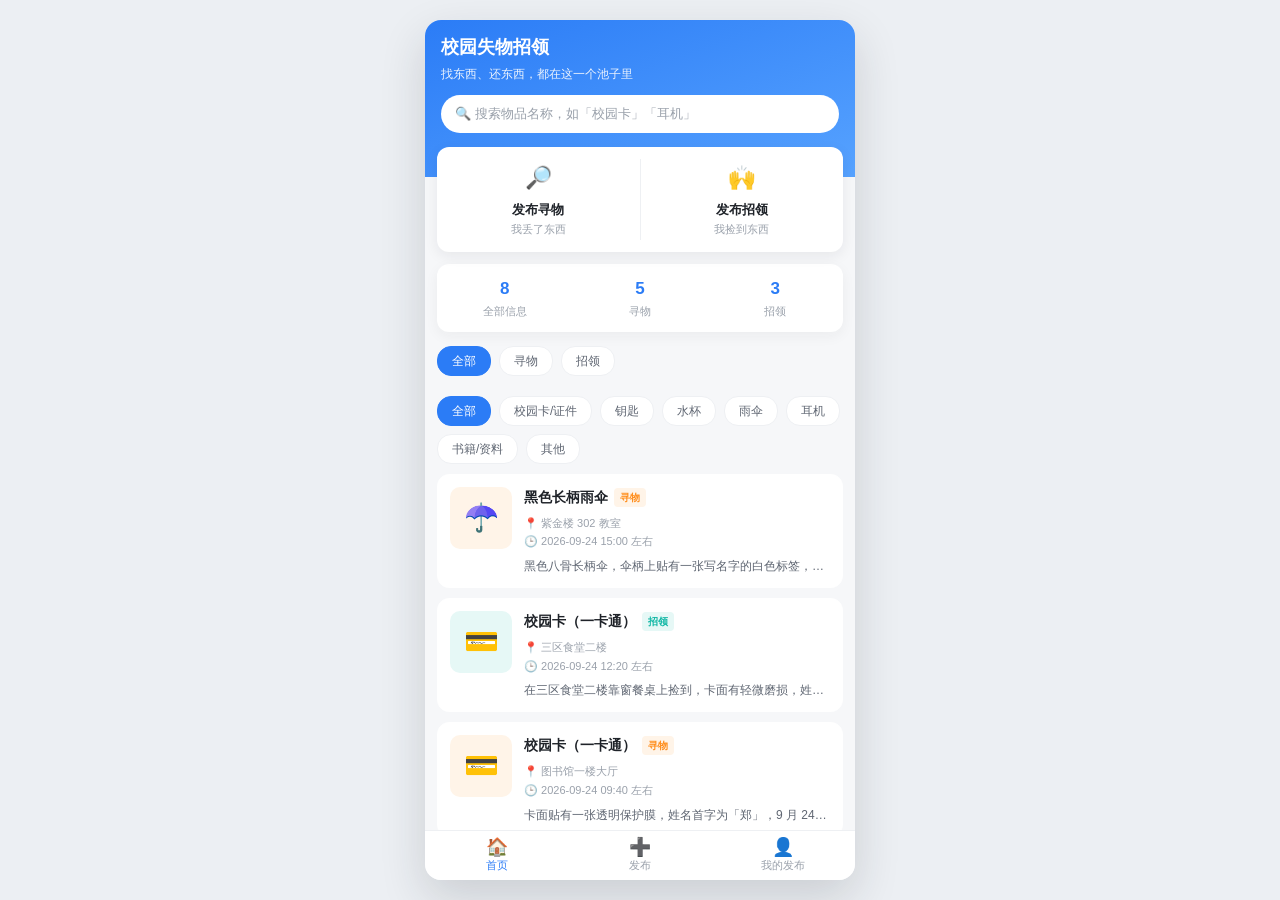
<file: index.html>
<!DOCTYPE html>
<html lang="zh-CN">
<head>
<meta charset="UTF-8">
<meta name="viewport" content="width=device-width, initial-scale=1.0, viewport-fit=cover">
<title>校园失物招领</title>
<link rel="stylesheet" href="css/style.css">
</head>
<body>

<div class="app">

  <main class="page" id="page"></main>

  <nav class="tabbar" id="tabbar">
    <button class="tab" data-action="tab" data-route="home"><span class="ico">🏠</span>首页</button>
    <button class="tab" data-action="tab" data-route="publish"><span class="ico">➕</span>发布</button>
    <button class="tab" data-action="tab" data-route="mine"><span class="ico">👤</span>我的发布</button>
  </nav>

  <div class="toast" id="toast"></div>

</div>

<!-- 核心逻辑模块（纯逻辑，可被单元测试覆盖） -->
<script src="js/utils.js"></script>
<script src="js/seed.js"></script>
<script src="js/validate.js"></script>
<script src="js/search.js"></script>
<script src="js/store.js"></script>
<!-- 界面与交互 -->
<script src="js/ui.js"></script>

</body>
</html>
</file>
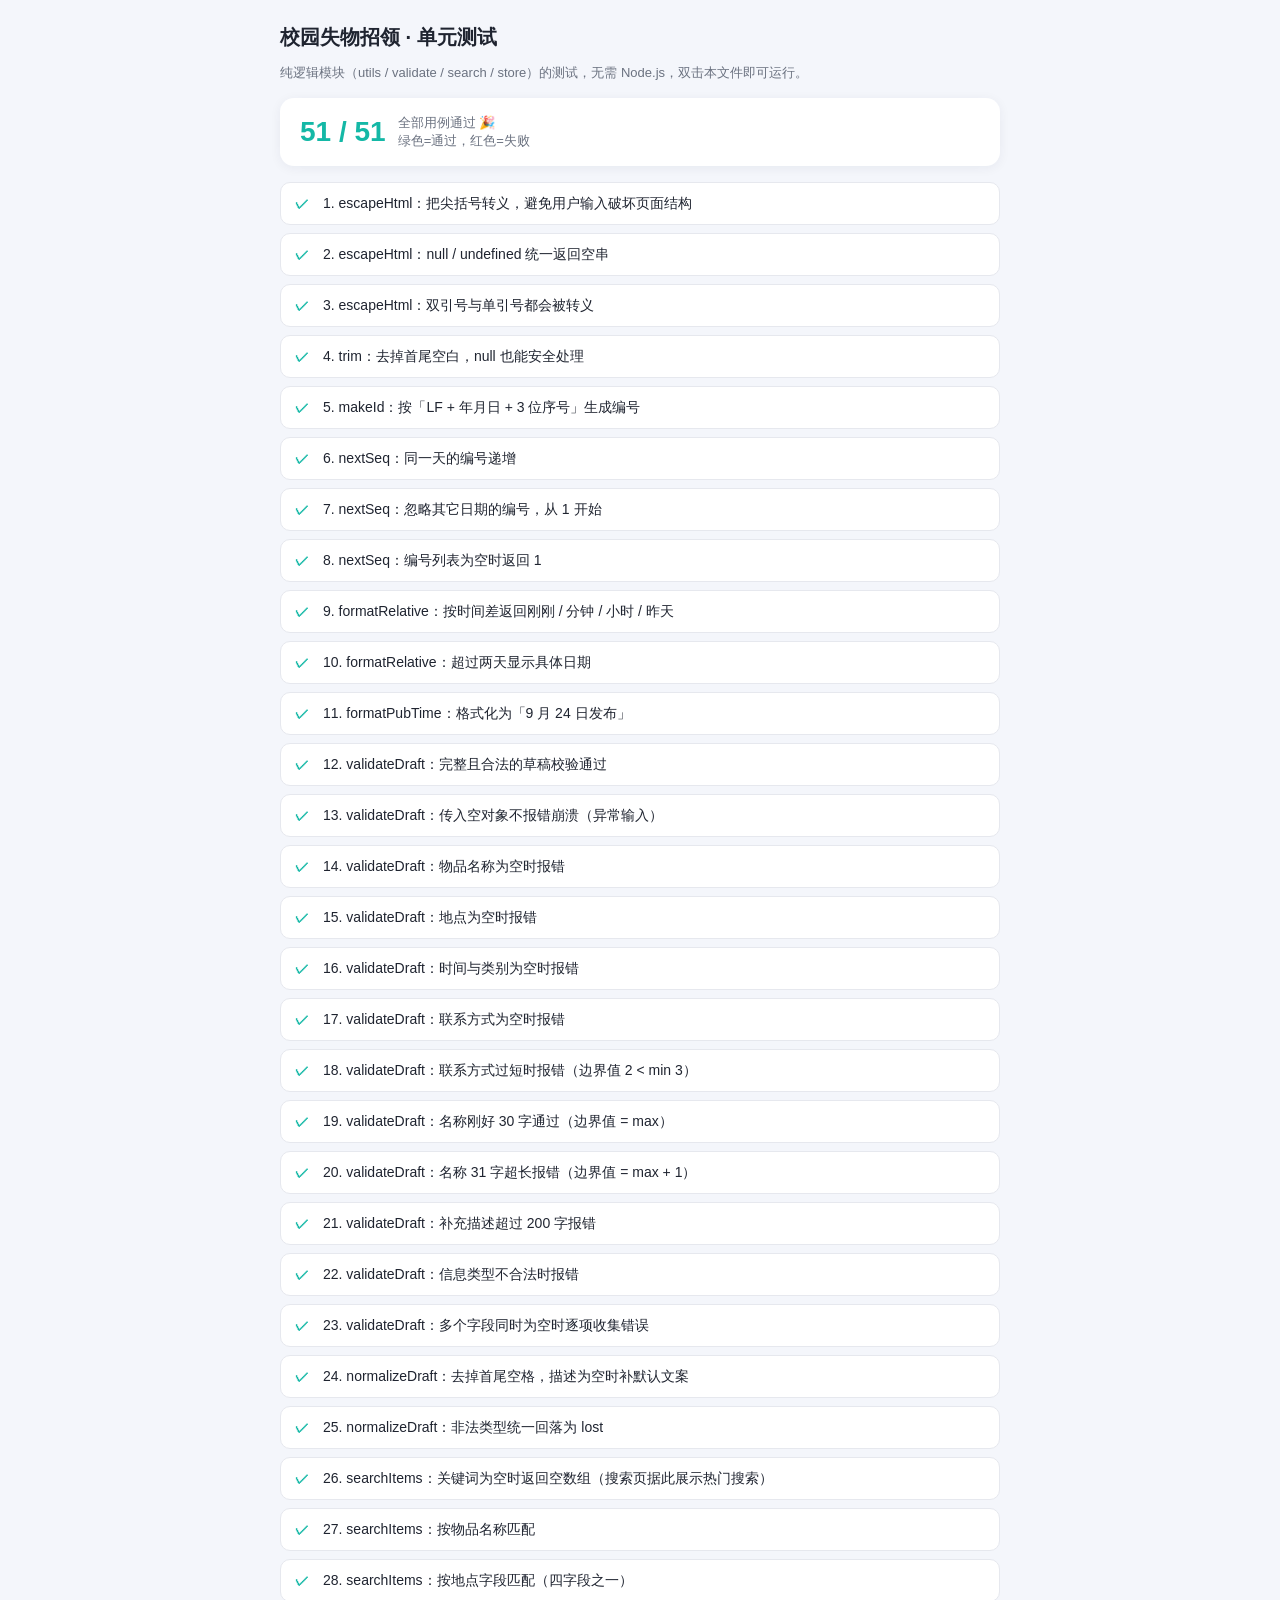
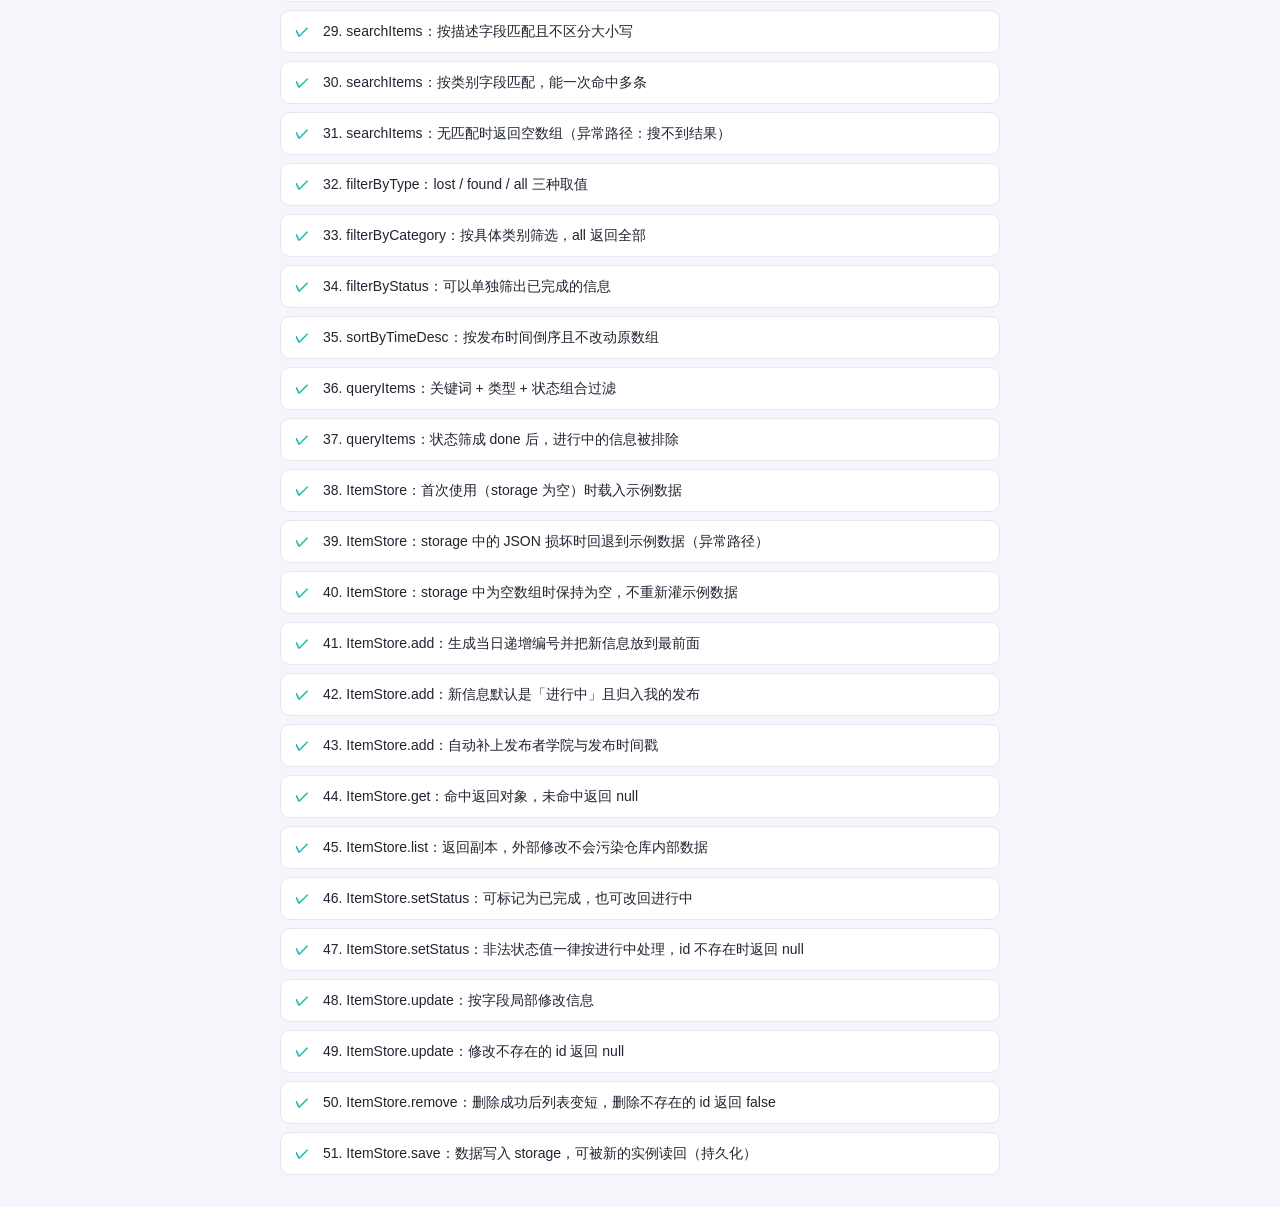
<file: tests/test.html>
<!DOCTYPE html>
<html lang="zh-CN">
<head>
<meta charset="UTF-8">
<meta name="viewport" content="width=device-width, initial-scale=1.0">
<title>校园失物招领 · 单元测试</title>
<style>
  :root { --pass: #14b8a6; --fail: #ef4444; --line: #e6e8ee; --text: #1f2430; }
  * { box-sizing: border-box; }
  body {
    margin: 0; padding: 24px; background: #f4f6fb; color: var(--text);
    font-family: -apple-system, "PingFang SC", "Microsoft YaHei", sans-serif;
  }
  .wrap { max-width: 720px; margin: 0 auto; }
  h1 { font-size: 20px; margin: 0 0 4px; }
  .sub { color: #6b7280; font-size: 13px; margin-bottom: 16px; }
  .summary {
    display: flex; gap: 12px; align-items: center; padding: 16px 20px;
    border-radius: 14px; background: #fff; box-shadow: 0 2px 12px rgba(20,30,60,.06);
    margin-bottom: 16px;
  }
  .summary .big { font-size: 28px; font-weight: 700; }
  .summary.ok .big { color: var(--pass); }
  .summary.bad .big { color: var(--fail); }
  .summary .muted { color: #6b7280; font-size: 13px; }
  ol { list-style: none; margin: 0; padding: 0; }
  li {
    display: flex; gap: 10px; padding: 10px 14px; background: #fff;
    border: 1px solid var(--line); border-radius: 10px; margin-bottom: 8px;
    font-size: 14px; line-height: 1.5;
  }
  li .mark { flex: 0 0 18px; font-weight: 700; }
  li.pass .mark { color: var(--pass); }
  li.fail { border-color: #fbcaca; background: #fff7f7; }
  li.fail .mark { color: var(--fail); }
  li .msg { color: var(--fail); font-size: 12px; margin-top: 4px; }
  .group-title { font-size: 13px; color: #6b7280; margin: 18px 0 8px; }
</style>
</head>
<body>
<div class="wrap">
  <h1>校园失物招领 · 单元测试</h1>
  <p class="sub">
    纯逻辑模块（utils / validate / search / store）的测试，无需 Node.js，双击本文件即可运行。
  </p>
  <div id="summary" class="summary"><div class="big">…</div><div class="muted">正在执行用例</div></div>
  <ol id="list"></ol>
</div>

<!-- 被测代码：顺序即依赖顺序 -->
<script src="../js/utils.js"></script>
<script src="../js/seed.js"></script>
<script src="../js/validate.js"></script>
<script src="../js/search.js"></script>
<script src="../js/store.js"></script>

<!-- 极简测试框架 + 用例 -->
<script src="harness.js"></script>
<script src="utils.test.js"></script>
<script src="validate.test.js"></script>
<script src="search.test.js"></script>
<script src="store.test.js"></script>

<!-- 执行并渲染结果 -->
<script>
(function () {
  'use strict';
  var result = window.LF.runTests('校园失物招领 · 单元测试');

  var summary = document.getElementById('summary');
  summary.className = 'summary ' + (result.fail === 0 ? 'ok' : 'bad');
  summary.innerHTML =
    '<div class="big">' + result.pass + ' / ' + result.total + '</div>' +
    '<div class="muted">' +
      (result.fail === 0 ? '全部用例通过 🎉' : '有 ' + result.fail + ' 个用例失败') +
      '<br>绿色=通过，红色=失败</div>';

  var list = document.getElementById('list');
  result.details.forEach(function (item) {
    var li = document.createElement('li');
    li.className = item.ok ? 'pass' : 'fail';
    li.innerHTML =
      '<span class="mark">' + (item.ok ? '✓' : '✗') + '</span>' +
      '<span>' + item.index + '. ' + item.name +
      (item.ok ? '' : '<div class="msg">' + item.message + '</div>') +
      '</span>';
    list.appendChild(li);
  });

  document.title = (result.fail === 0 ? '✓ ' : '✗ ') + '校园失物招领 · 单元测试';
})();
</script>
</body>
</html>
</file>
<file: css/style.css>
/* ===== 设计变量 ===== */
:root {
  --primary: #2b7cf6;
  --primary-light: #eaf2ff;
  --lost: #ff8f1f;
  --lost-light: #fff4e8;
  --found: #14b8a6;
  --found-light: #e6f8f6;
  --danger: #f5222d;
  --text: #1f2329;
  --text-2: #5f6672;
  --text-3: #9aa1ab;
  --line: #eef0f3;
  --bg: #f6f7f9;
  --radius: 12px;
  --app-width: 430px;
}

/* ===== 基础重置 ===== */
* { box-sizing: border-box; -webkit-tap-highlight-color: transparent; }

html, body { height: 100%; }

body {
  margin: 0;
  background: #eceff3;
  color: var(--text);
  font-family: "PingFang SC", "Microsoft YaHei", "Helvetica Neue", Arial, sans-serif;
  font-size: 14px;
  line-height: 1.5;
}

button { font-family: inherit; }

/* ===== 应用容器：移动端铺满，桌面端居中竖排 ===== */
.app {
  position: relative;
  max-width: var(--app-width);
  min-height: 100%;
  margin: 0 auto;
  background: var(--bg);
  display: flex;
  flex-direction: column;
}

@media (min-width: 480px) {
  body { padding: 20px 0; }
  .app {
    min-height: auto;
    height: calc(100vh - 40px);
    border-radius: 16px;
    overflow: hidden;
    box-shadow: 0 18px 46px rgba(31, 35, 41, .16);
  }
}

/* ===== 内容区（可滚动） ===== */
.page {
  flex: 1 1 auto;
  overflow-y: auto;
  -webkit-overflow-scrolling: touch;
}

.page::-webkit-scrollbar { width: 0; }

/* ===== 子页面顶部导航 ===== */
.navbar {
  position: sticky;
  top: 0;
  z-index: 5;
  flex: 0 0 auto;
  display: flex;
  align-items: center;
  height: 46px;
  padding: 0 12px;
  background: #fff;
  border-bottom: 1px solid var(--line);
}

.navbar .back {
  width: 32px;
  height: 32px;
  border: none;
  background: none;
  font-size: 20px;
  line-height: 1;
  color: var(--text);
  cursor: pointer;
  border-radius: 50%;
}

.navbar .back:hover { background: var(--bg); }

.navbar .title {
  flex: 1;
  text-align: center;
  font-size: 15px;
  font-weight: 600;
}

.navbar .placeholder { width: 32px; }

/* ===== 底部标签栏 ===== */
.tabbar {
  flex: 0 0 auto;
  display: flex;
  border-top: 1px solid var(--line);
  background: #fff;
}

.tabbar.hide { display: none; }

.tab {
  flex: 1;
  display: flex;
  flex-direction: column;
  align-items: center;
  justify-content: center;
  gap: 2px;
  padding: 7px 0;
  font-size: 11px;
  color: var(--text-3);
  background: none;
  border: none;
  cursor: pointer;
}

.tab .ico { font-size: 18px; line-height: 1; }

.tab.on { color: var(--primary); }

/* ===== 轻提示 ===== */
.toast {
  position: absolute;
  left: 50%;
  top: 50%;
  transform: translate(-50%, -50%) scale(.94);
  z-index: 50;
  max-width: 250px;
  padding: 10px 18px;
  border-radius: 8px;
  background: rgba(31, 35, 41, .86);
  color: #fff;
  font-size: 13px;
  text-align: center;
  opacity: 0;
  pointer-events: none;
  transition: .18s;
}

.toast.on { opacity: 1; transform: translate(-50%, -50%) scale(1); }

/* ===== 空状态 ===== */
.empty {
  text-align: center;
  color: var(--text-3);
  font-size: 13px;
  padding: 60px 0;
}

/* ================= 首页 ================= */
.home-head {
  padding: 14px 16px 44px;
  color: #fff;
  background: linear-gradient(160deg, #2b7cf6 0%, #56a2ff 100%);
}

.home-head h2 { margin: 0 0 4px; font-size: 18px; }

.home-head p { margin: 0 0 12px; font-size: 12px; opacity: .9; }

.searchbar {
  display: flex;
  align-items: center;
  gap: 8px;
  padding: 9px 14px;
  border-radius: 20px;
  background: #fff;
  color: var(--text-3);
  font-size: 13px;
  cursor: pointer;
}

/* 快捷入口（发布寻物 / 招领），上浮压住头部 */
.quick {
  position: relative;
  z-index: 2;
  display: flex;
  margin: -30px 12px 0;
  background: #fff;
  border-radius: var(--radius);
  box-shadow: 0 4px 14px rgba(31, 35, 41, .07);
}

.quick .q {
  flex: 1;
  padding: 14px 8px;
  text-align: center;
  border-radius: var(--radius);
  cursor: pointer;
}

.quick .q:active { background: var(--bg); }

.quick .q .ico { font-size: 22px; }

.quick .q .t { margin-top: 6px; font-size: 13px; font-weight: 600; }

.quick .q .d { margin-top: 2px; font-size: 11px; color: var(--text-3); }

.quick .split { width: 1px; margin: 12px 0; background: var(--line); }

/* 数据概览条 */
.stats {
  display: flex;
  margin: 12px 12px 0;
  padding: 12px 0;
  background: #fff;
  border-radius: var(--radius);
  box-shadow: 0 4px 14px rgba(31, 35, 41, .05);
}

.stats .s { flex: 1; text-align: center; }

.stats .s .n { font-size: 17px; font-weight: 700; color: var(--primary); }

.stats .s .l { margin-top: 2px; font-size: 11px; color: var(--text-3); }

/* 筛选 chips */
.filter {
  display: flex;
  gap: 8px;
  padding: 14px 12px 6px;
  flex-wrap: wrap;
}

.chip {
  padding: 5px 14px;
  border-radius: 14px;
  font-size: 12px;
  background: #fff;
  color: var(--text-2);
  border: 1px solid var(--line);
  cursor: pointer;
}

.chip.on {
  background: var(--primary);
  color: #fff;
  border-color: var(--primary);
}

/* 列表与卡片 */
.list {
  padding: 4px 12px 16px;
  display: flex;
  flex-direction: column;
  gap: 10px;
}

.card {
  display: flex;
  gap: 12px;
  padding: 12px;
  background: #fff;
  border: 1px solid #fff;
  border-radius: var(--radius);
  cursor: pointer;
}

.card:hover { border-color: #dbe6fb; }

.thumb {
  flex: 0 0 62px;
  width: 62px;
  height: 62px;
  display: flex;
  align-items: center;
  justify-content: center;
  font-size: 28px;
  border-radius: 10px;
  background: var(--bg);
}

.thumb.lost { background: var(--lost-light); }

.thumb.found { background: var(--found-light); }

.card .info { flex: 1; min-width: 0; }

.card .row1 { display: flex; align-items: center; gap: 6px; }

.card .name {
  font-size: 14px;
  font-weight: 600;
  overflow: hidden;
  text-overflow: ellipsis;
  white-space: nowrap;
}

.tag {
  flex: 0 0 auto;
  padding: 2px 6px;
  border-radius: 4px;
  font-size: 10px;
  font-weight: 600;
}

.tag.lost { color: var(--lost); background: var(--lost-light); }

.tag.found { color: var(--found); background: var(--found-light); }

.tag.done { color: var(--text-3); background: var(--bg); }

.card .meta { margin-top: 6px; font-size: 11px; color: var(--text-3); line-height: 1.7; }

.card .desc {
  margin-top: 6px;
  font-size: 12px;
  color: var(--text-2);
  overflow: hidden;
  text-overflow: ellipsis;
  white-space: nowrap;
}

/* ================= 表单页 ================= */
.form {
  padding: 12px;
  display: flex;
  flex-direction: column;
  gap: 12px;
}

.segment {
  display: flex;
  padding: 4px;
  background: #fff;
  border-radius: 10px;
}

.segment .seg {
  flex: 1;
  padding: 9px 0;
  text-align: center;
  font-size: 13px;
  font-weight: 600;
  color: var(--text-2);
  border-radius: 8px;
  cursor: pointer;
}

.segment .seg.on { background: var(--primary-light); color: var(--primary); }

.field {
  padding: 4px 12px;
  background: #fff;
  border-radius: var(--radius);
}

.field.invalid { box-shadow: inset 0 0 0 1px #ffd6d6; }

.field .label { padding: 10px 0 2px; font-size: 12px; color: var(--text-3); }

.field .label .req { color: var(--danger); }

.field input,
.field textarea,
.field select {
  width: 100%;
  padding: 4px 0 10px;
  border: none;
  outline: none;
  background: transparent;
  font-size: 14px;
  font-family: inherit;
  color: var(--text);
  resize: none;
}

.field input::placeholder,
.field textarea::placeholder { color: #c3c8cf; }

.field textarea { min-height: 66px; }

.err {
  padding-bottom: 8px;
  font-size: 11px;
  color: var(--danger);
}

.tips { padding: 0 4px; font-size: 11px; color: var(--text-3); line-height: 1.6; }

.btn {
  width: 100%;
  padding: 12px 0;
  border: none;
  border-radius: 22px;
  font-size: 15px;
  font-weight: 600;
  cursor: pointer;
}

.btn-main { background: var(--primary); color: #fff; }

.btn-main:active { background: #1f6fe0; }

.btn-ghost { background: #fff; color: var(--primary); border: 1px solid #cfe0fb; }

/* ================= 发布成功 ================= */
.result {
  flex: 1;
  display: flex;
  flex-direction: column;
  align-items: center;
  justify-content: center;
  gap: 10px;
  padding: 40px 32px;
  background: #fff;
  min-height: 100%;
}

.result .circle {
  width: 76px;
  height: 76px;
  display: flex;
  align-items: center;
  justify-content: center;
  border-radius: 50%;
  background: var(--found-light);
  color: var(--found);
  font-size: 38px;
}

.result h3 { margin: 6px 0 0; font-size: 17px; }

.result p { margin: 0; font-size: 13px; color: var(--text-3); text-align: center; line-height: 1.7; }

.result .acts { width: 100%; display: flex; flex-direction: column; gap: 10px; margin-top: 16px; }

/* ================= 搜索页 ================= */
.search-head {
  position: sticky;
  top: 0;
  z-index: 5;
  display: flex;
  align-items: center;
  gap: 10px;
  padding: 10px 12px;
  background: #fff;
}

.search-head .box {
  flex: 1;
  display: flex;
  align-items: center;
  gap: 6px;
  padding: 8px 12px;
  background: var(--bg);
  border-radius: 18px;
}

.search-head input {
  flex: 1;
  border: none;
  outline: none;
  background: transparent;
  font-size: 13px;
  font-family: inherit;
}

.search-head .cancel { font-size: 13px; color: var(--text-2); cursor: pointer; }

.sec { padding: 14px 12px 0; }

.sec .sec-title { margin-bottom: 8px; font-size: 12px; color: var(--text-3); }

.kw { display: flex; flex-wrap: wrap; gap: 8px; }

.kw span {
  padding: 6px 12px;
  border-radius: 14px;
  background: #fff;
  font-size: 12px;
  color: var(--text-2);
  cursor: pointer;
}

.kw span:hover { color: var(--primary); background: var(--primary-light); }

.filter-row { display: flex; gap: 8px; padding: 12px 12px 4px; flex-wrap: wrap; }

.res-head { padding: 12px 12px 0; font-size: 12px; color: var(--text-3); }

/* ================= 详情页 ================= */
.detail-hero {
  height: 190px;
  display: flex;
  align-items: center;
  justify-content: center;
  font-size: 76px;
  background: var(--bg);
}

.detail-card { padding: 14px 16px; background: #fff; }

.detail-card .name-row { display: flex; align-items: center; gap: 8px; }

.detail-card .name-row .name { font-size: 18px; font-weight: 600; }

.detail-card .status {
  margin-left: auto;
  padding: 3px 8px;
  border-radius: 10px;
  font-size: 11px;
  color: var(--primary);
  background: var(--primary-light);
}

.detail-card .status.done { color: var(--text-3); background: var(--bg); }

.detail-card .desc { margin-top: 12px; font-size: 13px; color: var(--text-2); line-height: 1.8; }

.rows { margin-top: 10px; padding: 4px 16px; background: #fff; }

.rows .r {
  display: flex;
  justify-content: space-between;
  padding: 12px 0;
  font-size: 13px;
  border-bottom: 1px solid var(--line);
}

.rows .r:last-child { border-bottom: none; }

.rows .r .k { color: var(--text-3); }

.rows .r .v { color: var(--text); }

.publisher {
  display: flex;
  align-items: center;
  gap: 10px;
  margin-top: 10px;
  padding: 14px 16px;
  background: #fff;
}

.publisher .avatar {
  width: 38px;
  height: 38px;
  display: flex;
  align-items: center;
  justify-content: center;
  border-radius: 50%;
  background: var(--primary-light);
  color: var(--primary);
  font-size: 14px;
  font-weight: 600;
}

.publisher .pu-info { flex: 1; }

.publisher .pu-name { font-size: 13px; font-weight: 600; }

.publisher .pu-sub { margin-top: 3px; font-size: 11px; color: var(--text-3); }

.publisher .contact-btn {
  border: none;
  background: none;
  font-size: 12px;
  color: var(--primary);
  cursor: pointer;
}

/* 展开后的联系方式 */
.contact-box {
  margin-top: 10px;
  padding: 14px 16px;
  background: #fff;
}

.contact-box .c-label { font-size: 11px; color: var(--text-3); }

.contact-box .c-row { display: flex; align-items: center; gap: 10px; margin-top: 6px; }

.contact-box .c-value { flex: 1; font-size: 15px; font-weight: 600; color: var(--text); }

.copy-btn {
  padding: 6px 14px;
  border: 1px solid #cfe0fb;
  border-radius: 16px;
  background: var(--primary-light);
  color: var(--primary);
  font-size: 12px;
  cursor: pointer;
}

.notice { padding: 12px 16px 20px; font-size: 11px; color: var(--text-3); line-height: 1.7; }

.detail-actions {
  position: sticky;
  bottom: 0;
  z-index: 4;
  display: flex;
  gap: 10px;
  align-items: center;
  padding: 8px 12px;
  background: #fff;
  border-top: 1px solid var(--line);
}

.detail-actions .btn { padding: 11px 0; }

.detail-actions .btn-ghost { flex: 0 0 108px; }

/* ================= 我的发布 ================= */
.mine-head {
  display: flex;
  align-items: center;
  gap: 12px;
  padding: 16px;
  color: #fff;
  background: linear-gradient(160deg, #2b7cf6 0%, #56a2ff 100%);
}

.mine-head .avatar {
  width: 46px;
  height: 46px;
  display: flex;
  align-items: center;
  justify-content: center;
  border-radius: 50%;
  background: rgba(255, 255, 255, .24);
  font-size: 17px;
  font-weight: 600;
}

.mine-head .nm { font-size: 15px; font-weight: 600; }

.mine-head .sub { margin-top: 3px; font-size: 11px; opacity: .9; }

.my-item { padding: 12px; background: #fff; border-radius: var(--radius); }

.my-item .top { display: flex; align-items: center; gap: 8px; }

.my-item .top .name { flex: 1; font-size: 14px; font-weight: 600; }

.my-item .top select {
  padding: 3px 6px;
  border: 1px solid var(--line);
  border-radius: 6px;
  font-size: 11px;
  color: var(--text-2);
  background: #fff;
  outline: none;
}

.my-item .meta { margin-top: 8px; font-size: 11px; color: var(--text-3); line-height: 1.7; }

.my-item .acts {
  display: flex;
  justify-content: flex-end;
  gap: 16px;
  margin-top: 10px;
  padding-top: 10px;
  border-top: 1px solid var(--line);
}

.my-item .acts span { font-size: 12px; color: var(--primary); cursor: pointer; }

.my-item .acts span.danger { color: var(--danger); }
</file>
